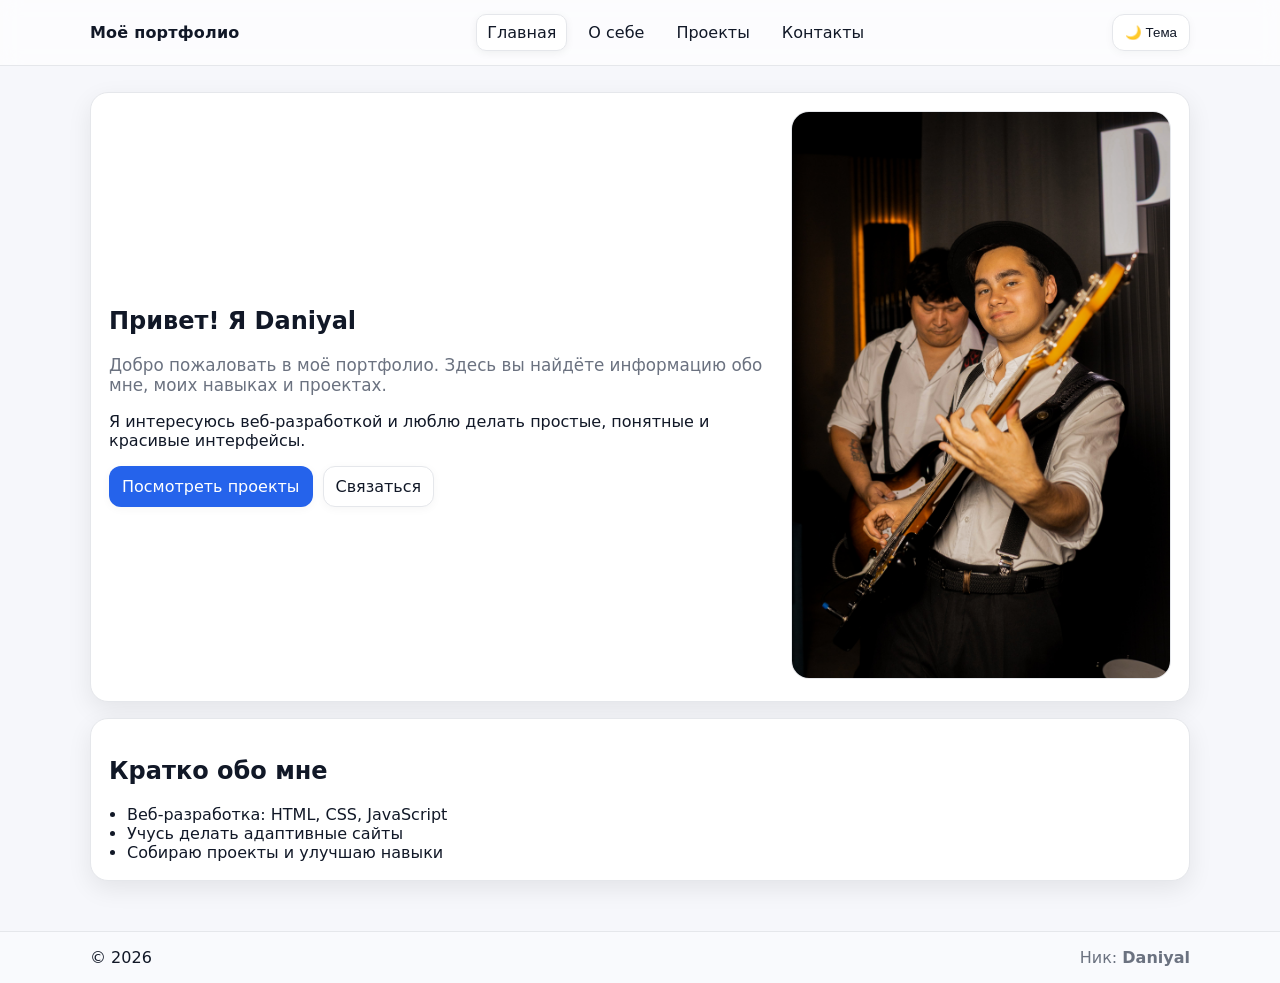
<file: index.html>
<!DOCTYPE html>
<html lang="ru">
<head>
  <meta charset="UTF-8" />
  <meta name="viewport" content="width=device-width, initial-scale=1.0" />
  <title>Портфолио — Главная</title>
  <link rel="stylesheet" href="style.css" />
</head>
<body>
  <header class="site-header">
    <div class="container header-row">
      <a class="logo" href="index.html">Моё портфолио</a>

      <nav class="nav">
        <a class="nav-link active" href="index.html">Главная</a>
        <a class="nav-link" href="about.html">О себе</a>
        <a class="nav-link" href="projects.html">Проекты</a>
        <a class="nav-link" href="contact.html">Контакты</a>
      </nav>

      <button class="btn" id="themeToggle" type="button" aria-label="Переключить тему">
        🌙 Тема
      </button>
    </div>
  </header>

  <main class="container">
    <section class="card hero">
      <div class="hero-text">
        <h1>Привет! Я Daniyal</h1>
        <p class="lead">
          Добро пожаловать в моё портфолио. Здесь вы найдёте информацию обо мне, моих навыках и проектах.
        </p>
        <p>
          Я интересуюсь веб-разработкой и люблю делать простые, понятные и красивые интерфейсы.
        </p>
        <div class="hero-actions">
          <a class="btn primary" href="projects.html">Посмотреть проекты</a>
          <a class="btn" href="contact.html">Связаться</a>
        </div>
      </div>

      <div class="hero-photo">
        <img src="1000027069.jpg" alt="Фото разработчика" />
      </div>
    </section>

    <section class="card">
      <h2>Кратко обо мне</h2>
      <ul class="list">
        <li>Веб-разработка: HTML, CSS, JavaScript</li>
        <li>Учусь делать адаптивные сайты</li>
        <li>Собираю проекты и улучшаю навыки</li>
      </ul>
    </section>
  </main>

  <footer class="site-footer">
    <div class="container footer-row">
      <span>© <span id="year"></span></span>
      <span class="muted">Ник: <strong>Daniyal</strong></span>
    </div>
  </footer>

  <script src="script.js"></script>
</body>
</html>
</file>
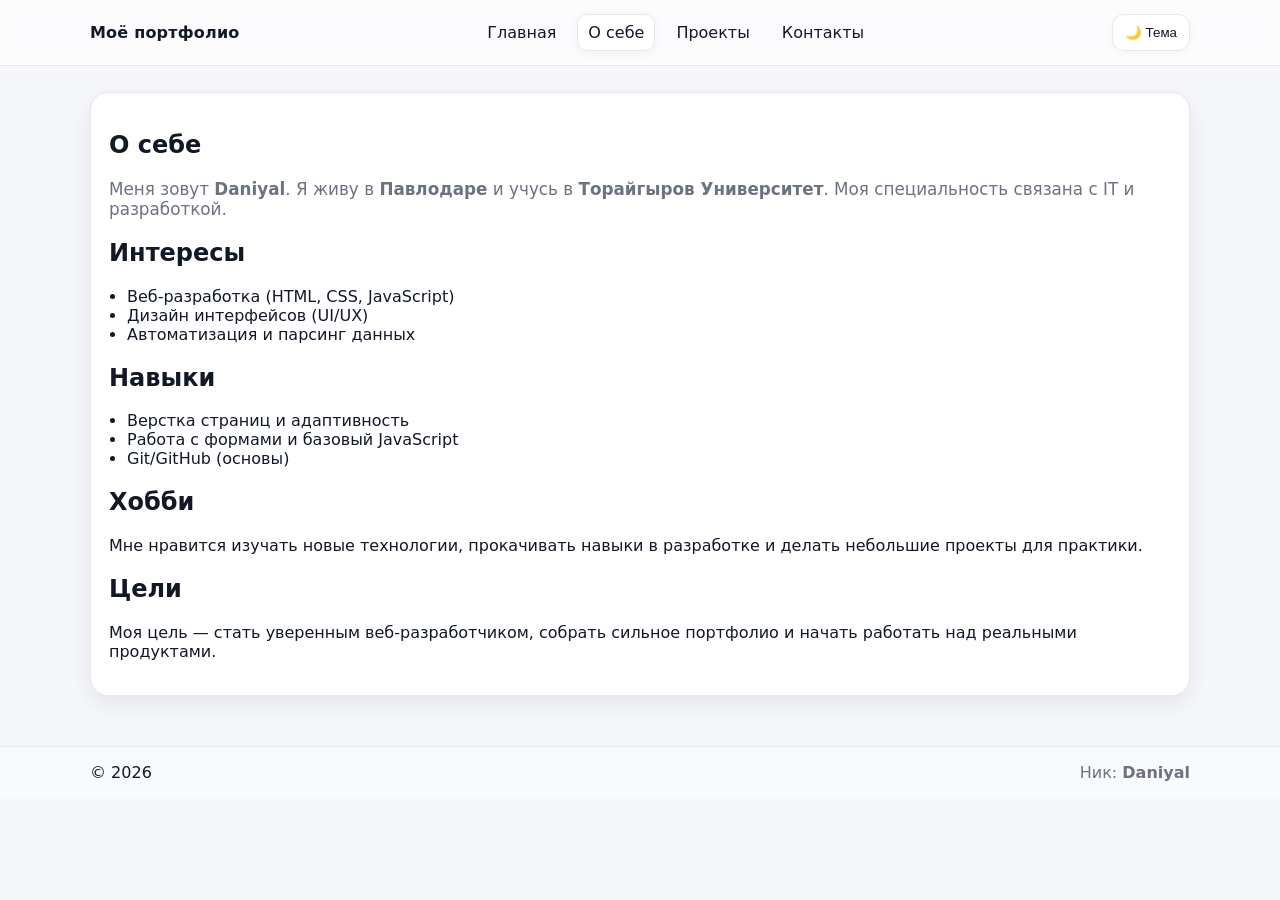
<file: about.html>
<!DOCTYPE html>
<html lang="ru">
<head>
  <meta charset="UTF-8" />
  <meta name="viewport" content="width=device-width, initial-scale=1.0" />
  <title>Портфолио — О себе</title>
  <link rel="stylesheet" href="style.css" />
</head>
<body>
  <header class="site-header">
    <div class="container header-row">
      <a class="logo" href="index.html">Моё портфолио</a>

      <nav class="nav">
        <a class="nav-link" href="index.html">Главная</a>
        <a class="nav-link active" href="about.html">О себе</a>
        <a class="nav-link" href="projects.html">Проекты</a>
        <a class="nav-link" href="contact.html">Контакты</a>
      </nav>

      <button class="btn" id="themeToggle" type="button" aria-label="Переключить тему">
        🌙 Тема
      </button>
    </div>
  </header>

  <main class="container">
    <section class="card">
      <h1>О себе</h1>
      <p class="lead">
        Меня зовут <strong>Daniyal</strong>. Я живу в <strong>Павлодаре</strong> и учусь в <strong>Торайгыров Университет</strong>.
        Моя специальность связана с IT и разработкой.
      </p>

      <h2>Интересы</h2>
      <ul class="list">
        <li>Веб-разработка (HTML, CSS, JavaScript)</li>
        <li>Дизайн интерфейсов (UI/UX)</li>
        <li>Автоматизация и парсинг данных</li>
      </ul>

      <h2>Навыки</h2>
      <ul class="list">
        <li>Верстка страниц и адаптивность</li>
        <li>Работа с формами и базовый JavaScript</li>
        <li>Git/GitHub (основы)</li>
      </ul>

      <h2>Хобби</h2>
      <p>
        Мне нравится изучать новые технологии, прокачивать навыки в разработке и делать небольшие проекты для практики.
      </p>

      <h2>Цели</h2>
      <p>
        Моя цель — стать уверенным веб-разработчиком, собрать сильное портфолио и начать работать над реальными продуктами.
      </p>
    </section>
  </main>

  <footer class="site-footer">
    <div class="container footer-row">
      <span>© <span id="year"></span></span>
      <span class="muted">Ник: <strong>Daniyal</strong></span>
    </div>
  </footer>

  <script src="script.js"></script>
</body>
</html>
</file>
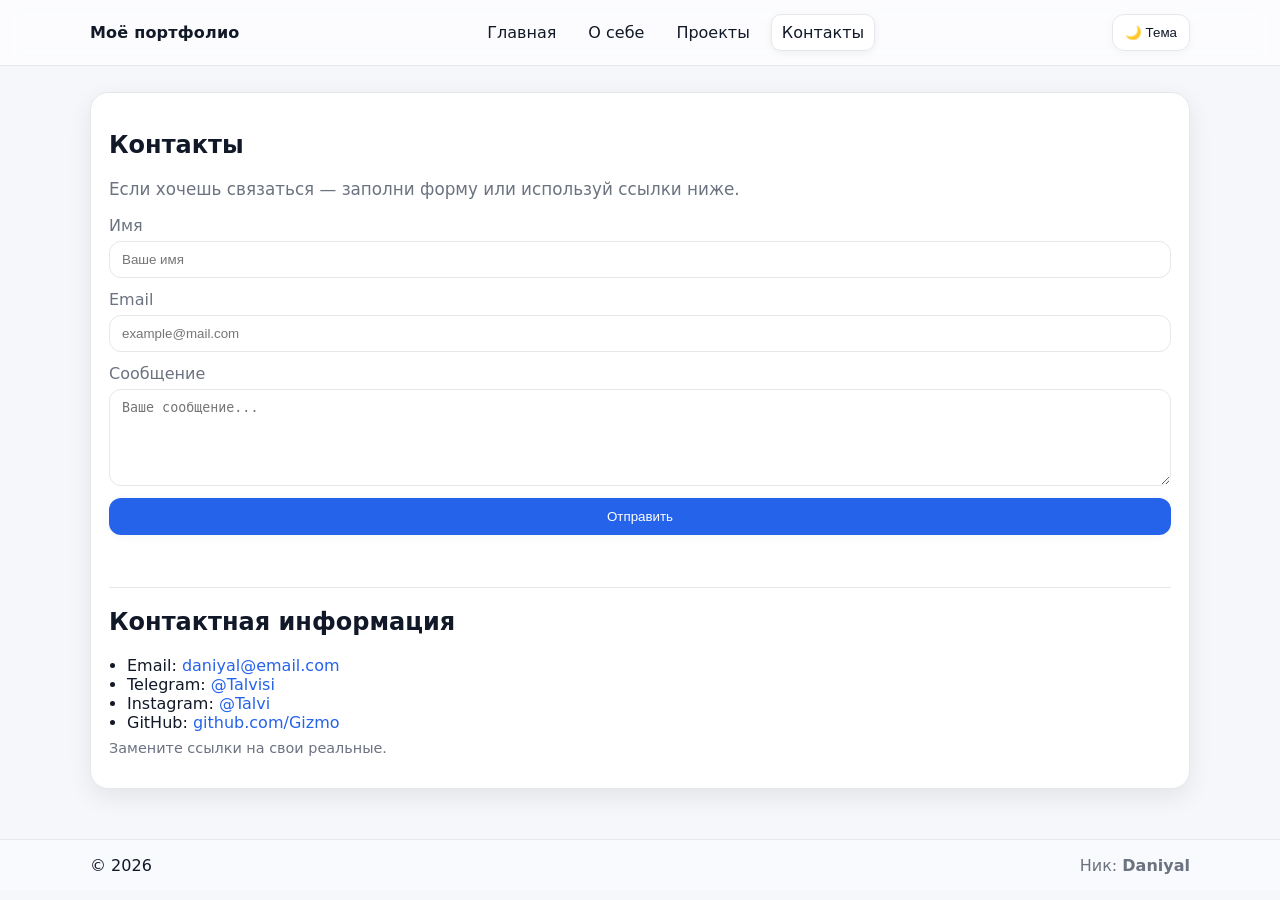
<file: contact.html>
<!DOCTYPE html>
<html lang="ru">
<head>
  <meta charset="UTF-8" />
  <meta name="viewport" content="width=device-width, initial-scale=1.0" />
  <title>Портфолио — Контакты</title>
  <link rel="stylesheet" href="style.css" />
</head>
<body>
  <header class="site-header">
    <div class="container header-row">
      <a class="logo" href="index.html">Моё портфолио</a>

      <nav class="nav">
        <a class="nav-link" href="index.html">Главная</a>
        <a class="nav-link" href="about.html">О себе</a>
        <a class="nav-link" href="projects.html">Проекты</a>
        <a class="nav-link active" href="contact.html">Контакты</a>
      </nav>

      <button class="btn" id="themeToggle" type="button" aria-label="Переключить тему">
        🌙 Тема
      </button>
    </div>
  </header>

  <main class="container">
    <section class="card">
      <h1>Контакты</h1>
      <p class="lead">Если хочешь связаться — заполни форму или используй ссылки ниже.</p>

      <form class="form" id="contactForm">
        <label>
          Имя
          <input type="text" name="name" required placeholder="Ваше имя" />
        </label>

        <label>
          Email
          <input type="email" name="email" required placeholder="example@mail.com" />
        </label>

        <label>
          Сообщение
          <textarea name="message" required rows="5" placeholder="Ваше сообщение..."></textarea>
        </label>

        <button class="btn primary" type="submit">Отправить</button>
        <p class="hint" id="formStatus" aria-live="polite"></p>
      </form>

      <hr class="sep" />

      <h2>Контактная информация</h2>
      <ul class="list">
        <li>Email: <a href="mailto:daniyal@email.com">daniyal@email.com</a></li>
        <li>Telegram: <a href="https://t.me/Talvisi" target="_blank" rel="noreferrer">@Talvisi</a></li>
        <li>Instagram: <a href="https://instagram.com/Talvi" target="_blank" rel="noreferrer">@Talvi</a></li>
        <li>GitHub: <a href="https://github.com/Gizmo" target="_blank" rel="noreferrer">github.com/Gizmo</a></li>
      </ul>

      <p class="hint">Замените ссылки на свои реальные.</p>
    </section>
  </main>

  <footer class="site-footer">
    <div class="container footer-row">
      <span>© <span id="year"></span></span>
      <span class="muted">Ник: <strong>Daniyal</strong></span>
    </div>
  </footer>

  <script src="script.js"></script>
</body>
</html>
</file>
<file: style.css>
:root {
  --bg: #f6f7fb;
  --card: #ffffff;
  --text: #111827;
  --muted: #6b7280;
  --border: #e5e7eb;
  --primary: #2563eb;
  --primaryText: #ffffff;
  --shadow: 0 8px 24px rgba(0,0,0,0.08);
}

body.dark {
  --bg: #0b1220;
  --card: #111a2e;
  --text: #e5e7eb;
  --muted: #9ca3af;
  --border: #22304f;
  --primary: #60a5fa;
  --primaryText: #0b1220;
  --shadow: 0 10px 28px rgba(0,0,0,0.35);
}

* { box-sizing: border-box; }

body {
  margin: 0;
  font-family: system-ui, -apple-system, Segoe UI, Roboto, Arial, sans-serif;
  background: var(--bg);
  color: var(--text);
}

a { color: var(--primary); text-decoration: none; }
a:hover { text-decoration: underline; }

.container {
  width: min(1100px, 92%);
  margin: 0 auto;
}

.site-header {
  position: sticky;
  top: 0;
  background: rgba(255,255,255,0.65);
  border-bottom: 1px solid var(--border);
  backdrop-filter: blur(10px);
}
body.dark .site-header { background: rgba(17,26,46,0.65); }

.header-row {
  display: flex;
  align-items: center;
  justify-content: space-between;
  gap: 16px;
  padding: 14px 0;
}

.logo {
  font-weight: 800;
  letter-spacing: 0.2px;
  color: var(--text);
}

.nav {
  display: flex;
  flex-wrap: wrap;
  gap: 10px;
  justify-content: center;
}

.nav-link {
  padding: 8px 10px;
  border-radius: 10px;
  color: var(--text);
  border: 1px solid transparent;
}
.nav-link.active {
  border-color: var(--border);
  background: var(--card);
  box-shadow: 0 2px 8px rgba(0,0,0,0.06);
}

.btn {
  padding: 10px 12px;
  border-radius: 12px;
  border: 1px solid var(--border);
  background: var(--card);
  color: var(--text);
  cursor: pointer;
  box-shadow: 0 2px 10px rgba(0,0,0,0.04);
}
.btn:hover { transform: translateY(-1px); }
.btn.primary {
  background: var(--primary);
  color: var(--primaryText);
  border-color: transparent;
}

main { padding: 26px 0 34px; }

.card {
  background: var(--card);
  border: 1px solid var(--border);
  border-radius: 18px;
  box-shadow: var(--shadow);
  padding: 18px;
  margin-bottom: 16px;
}

.hero {
  display: grid;
  grid-template-columns: 1.4fr 0.8fr;
  gap: 18px;
  align-items: center;
}

.hero img {
  width: 100%;
  border-radius: 18px;
  border: 1px solid var(--border);
}

.hero-actions { display: flex; gap: 10px; flex-wrap: wrap; margin-top: 12px; }

.lead { font-size: 1.05rem; color: var(--muted); }

.list { margin: 10px 0 0; padding-left: 18px; }
.muted { color: var(--muted); }
.hint { color: var(--muted); font-size: 0.9rem; margin-top: 8px; }

.grid {
  display: grid;
  grid-template-columns: 1fr;
  gap: 14px;
}

.project {
  display: grid;
  grid-template-columns: 1fr 1.2fr;
  gap: 14px;
  border: 1px solid var(--border);
  border-radius: 18px;
  overflow: hidden;
  background: rgba(255,255,255,0.02);
}
.project img { width: 100%; height: 100%; object-fit: cover; }
.project-body { padding: 14px; }
.tags { color: var(--muted); margin-top: 6px; }
.project-links { display: flex; gap: 10px; flex-wrap: wrap; margin-top: 10px; }

.form {
  display: grid;
  gap: 12px;
  margin-top: 12px;
}
label { display: grid; gap: 6px; color: var(--muted); }
input, textarea {
  width: 100%;
  padding: 10px 12px;
  border-radius: 12px;
  border: 1px solid var(--border);
  background: transparent;
  color: var(--text);
  outline: none;
}
input:focus, textarea:focus { border-color: var(--primary); }

.sep {
  border: none;
  border-top: 1px solid var(--border);
  margin: 18px 0;
}

.site-footer {
  border-top: 1px solid var(--border);
  padding: 16px 0;
  background: rgba(255,255,255,0.35);
}
body.dark .site-footer { background: rgba(17,26,46,0.35); }

.footer-row {
  display: flex;
  justify-content: space-between;
  gap: 10px;
  flex-wrap: wrap;
}

@media (max-width: 820px) {
  .hero { grid-template-columns: 1fr; }
  .project { grid-template-columns: 1fr; }
}
</file>
